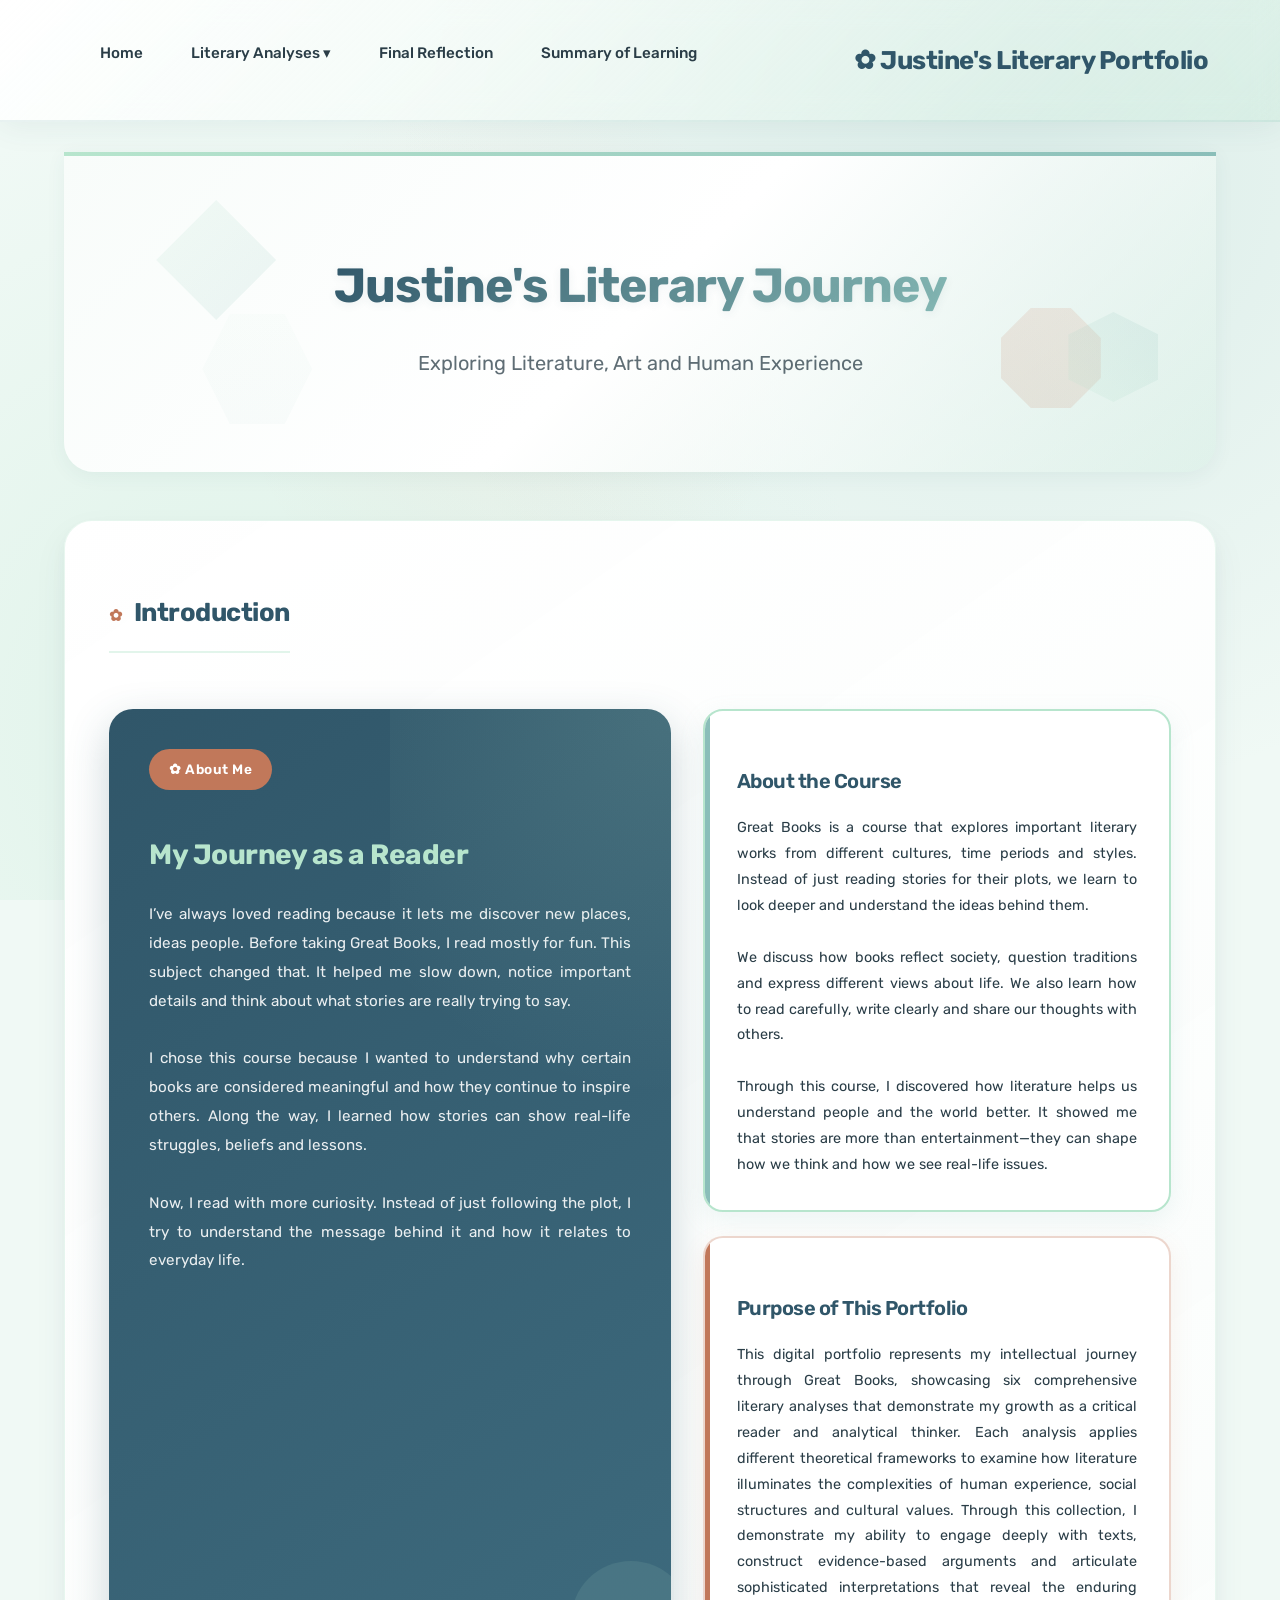
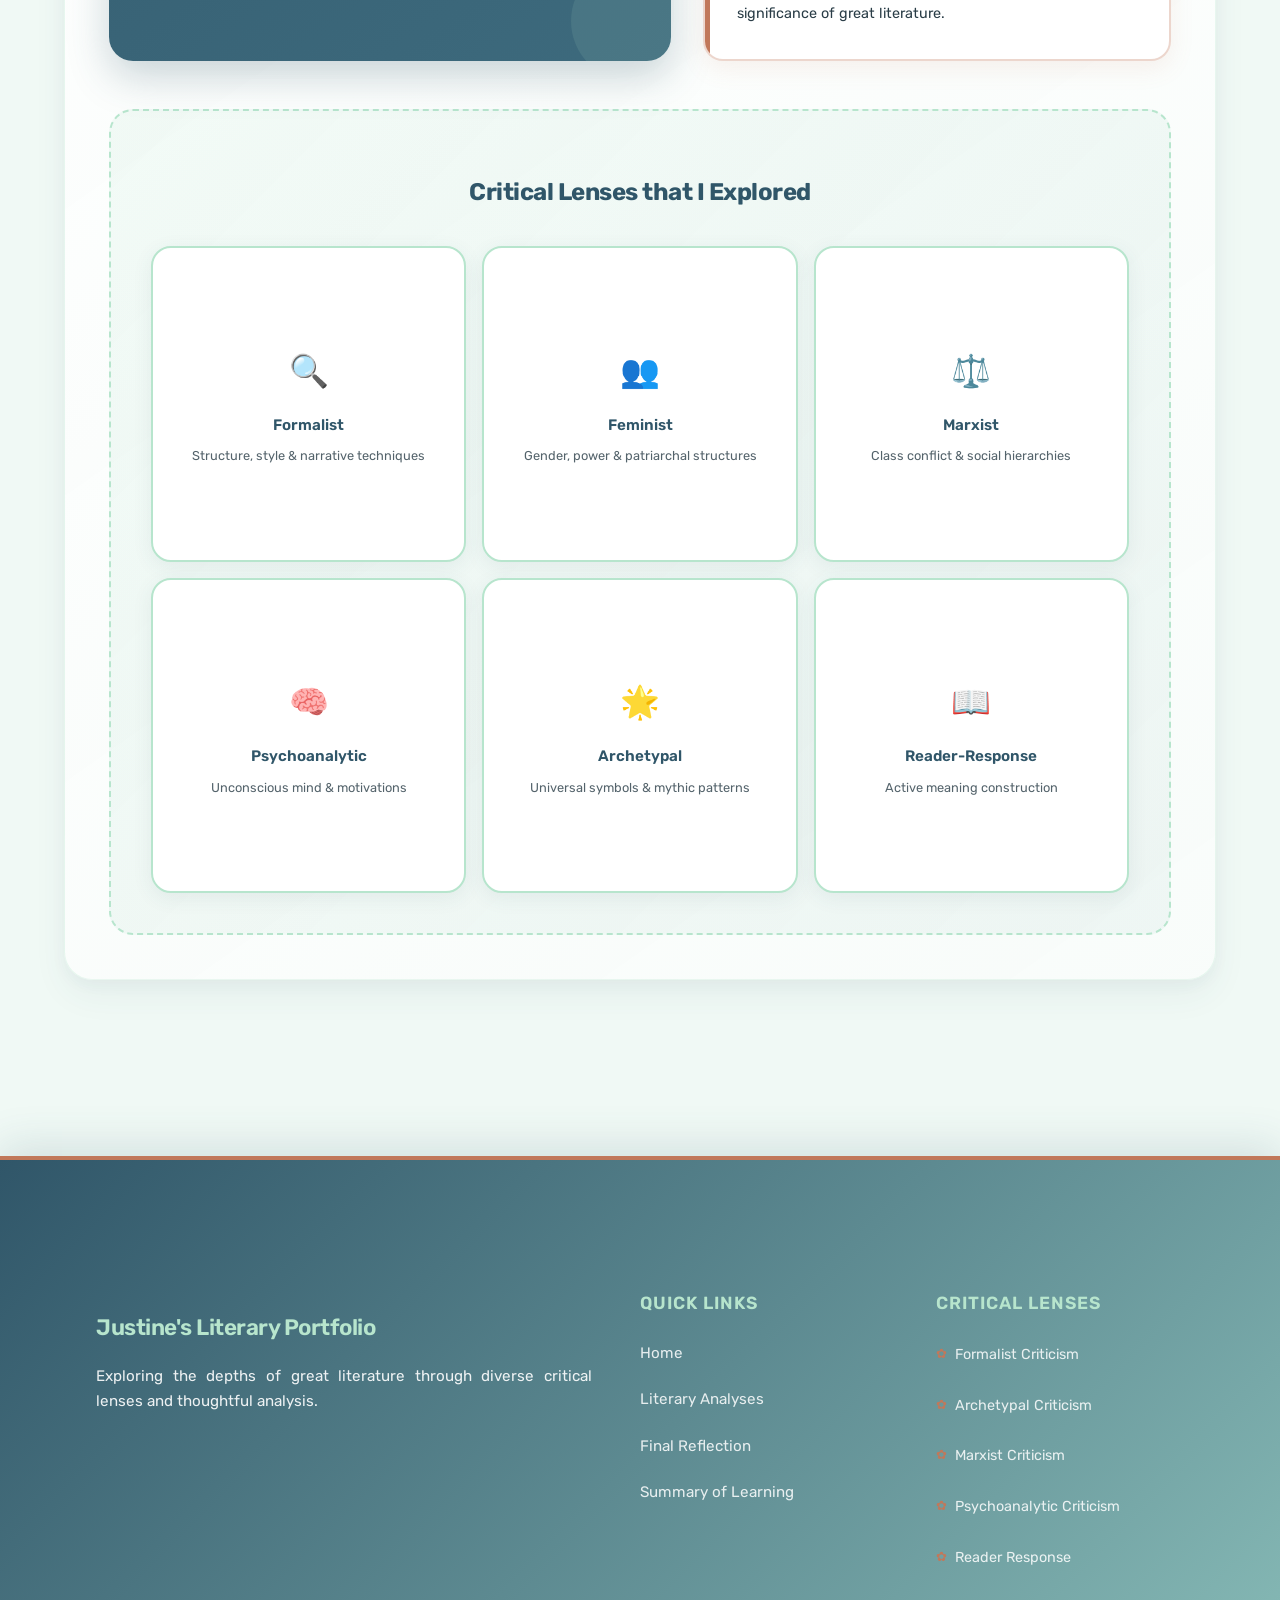
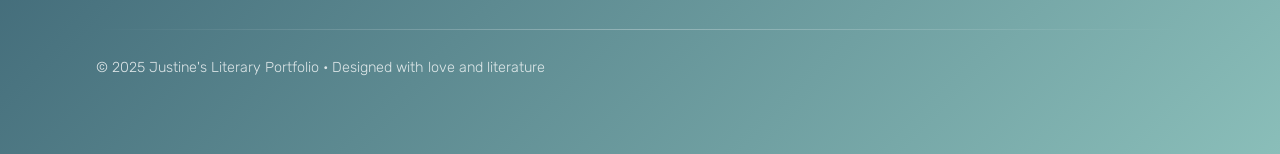
<file: index.html>
﻿<!DOCTYPE html>
<html lang="en">
  <head>
    <meta charset="UTF-8" />
    <meta name="viewport" content="width=device-width, initial-scale=1.0" />
    <title>Justine's Literary Portfolio</title>
    <link rel="preconnect" href="https://fonts.googleapis.com" />
    <link rel="preconnect" href="https://fonts.gstatic.com" crossorigin />
    <link
      href="https://fonts.googleapis.com/css2?family=Rubik:wght@300;400;500;600;700&display=swap"
      rel="stylesheet"
    />
    <link rel="stylesheet" href="global-v2.css" />
  </head>
  <body>
    <!-- Scroll Progress Indicator -->
    <div class="scroll-progress"></div>

    <!-- Back to Top Button -->
    <button id="backToTop" class="back-to-top" aria-label="Back to top">
      ↑
    </button>

    <!-- Navigation -->
    <nav class="navbar">
      <div class="nav-container">
        <ul class="nav-menu" id="navMenu">
          <li><a href="#home" class="nav-link active">Home</a></li>
          <li class="dropdown">
            <a href="#" class="nav-link">Literary Analyses ▾</a>
            <ul class="dropdown-menu">
              <li><a href="#analysis6">Psalm 23 and Job 38</a></li>
              <li>
                <a href="#analysis1">The Unlucky Weaver</a>
              </li>
              <li><a href="#analysis2">Cupid and Psyche</a></li>
              <li><a href="#analysis5">A Rose for Emily</a></li>
              <li><a href="#analysis3">Kulakog and Tilmag</a></li>
              <li><a href="#analysis4">Morella</a></li>
            </ul>
          </li>
          <li><a href="#reflection" class="nav-link">Final Reflection</a></li>
          <li><a href="#summary" class="nav-link">Summary of Learning</a></li>
        </ul>
        <div class="logo">✿ Justine's Literary Portfolio</div>
        <button class="nav-toggle" id="navToggle">☰</button>
      </div>
    </nav>

    <!-- Home Section -->
    <section id="home" class="section active">
      <div class="container">
        <div class="hero">
          <div class="hero-decoration">
            <div class="geometric-shape shape-1"></div>
            <div class="geometric-shape shape-2"></div>
            <div class="geometric-shape shape-3"></div>
            <div class="geometric-shape shape-4"></div>
          </div>
          <div class="hero-content">
            <h1 class="fade-in">Justine's Literary Journey</h1>
            <div class="hero-subtitle">
              Exploring Literature, Art and Human Experience
            </div>
          </div>
        </div>

        <div class="content-box fade-in">
          <h2>Introduction</h2>

          <!-- Justine's Unique Magazine-Style Layout -->
          <div class="justine-intro-layout">
            <!-- Featured Card - About Me -->
            <div class="featured-card">
              <div class="featured-badge">✿ About Me</div>
              <h3>My Journey as a Reader</h3>
              <p>
                I’ve always loved reading because it lets me discover new
                places, ideas people. Before taking Great Books, I read mostly
                for fun. This subject changed that. It helped me slow down,
                notice important details and think about what stories are really
                trying to say.
                <br /><br />
                I chose this course because I wanted to understand why certain
                books are considered meaningful and how they continue to inspire
                others. Along the way, I learned how stories can show real-life
                struggles, beliefs and lessons.
                <br /><br />
                Now, I read with more curiosity. Instead of just following the
                plot, I try to understand the message behind it and how it
                relates to everyday life.
              </p>
              <div class="card-decoration"></div>
            </div>

            <!-- Side Cards Container -->
            <div class="side-cards">
              <div class="elegant-card course-card">
                <h3>About the Course</h3>
                <p>
                  Great Books is a course that explores important literary works
                  from different cultures, time periods and styles. Instead of
                  just reading stories for their plots, we learn to look deeper
                  and understand the ideas behind them.
                  <br /><br />
                  We discuss how books reflect society, question traditions and
                  express different views about life. We also learn how to read
                  carefully, write clearly and share our thoughts with others.
                  <br /><br />
                  Through this course, I discovered how literature helps us
                  understand people and the world better. It showed me that
                  stories are more than entertainment—they can shape how we
                  think and how we see real-life issues.
                </p>
              </div>

              <div class="elegant-card purpose-card">
                <h3>Purpose of This Portfolio</h3>
                <p>
                  This digital portfolio represents my intellectual journey
                  through Great Books, showcasing six comprehensive literary
                  analyses that demonstrate my growth as a critical reader and
                  analytical thinker. Each analysis applies different
                  theoretical frameworks to examine how literature illuminates
                  the complexities of human experience, social structures and
                  cultural values. Through this collection, I demonstrate my
                  ability to engage deeply with texts, construct evidence-based
                  arguments and articulate sophisticated interpretations that
                  reveal the enduring significance of great literature.
                </p>
              </div>
            </div>
          </div>

          <!-- Critical Lenses - Hexagon/Honeycomb Style -->
          <div class="lenses-section">
            <h3 class="lenses-title">Critical Lenses that I Explored</h3>
            <div class="honeycomb-grid">
              <div class="honey-cell">
                <div class="cell-inner">
                  <span class="cell-icon">🔍</span>
                  <strong>Formalist</strong>
                  <p>Structure, style & narrative techniques</p>
                </div>
              </div>
              <div class="honey-cell">
                <div class="cell-inner">
                  <span class="cell-icon">👥</span>
                  <strong>Feminist</strong>
                  <p>Gender, power & patriarchal structures</p>
                </div>
              </div>
              <div class="honey-cell">
                <div class="cell-inner">
                  <span class="cell-icon">⚖️</span>
                  <strong>Marxist</strong>
                  <p>Class conflict & social hierarchies</p>
                </div>
              </div>
              <div class="honey-cell">
                <div class="cell-inner">
                  <span class="cell-icon">🧠</span>
                  <strong>Psychoanalytic</strong>
                  <p>Unconscious mind & motivations</p>
                </div>
              </div>
              <div class="honey-cell">
                <div class="cell-inner">
                  <span class="cell-icon">🌟</span>
                  <strong>Archetypal</strong>
                  <p>Universal symbols & mythic patterns</p>
                </div>
              </div>
              <div class="honey-cell">
                <div class="cell-inner">
                  <span class="cell-icon">📖</span>
                  <strong>Reader-Response</strong>
                  <p>Active meaning construction</p>
                </div>
              </div>
            </div>
          </div>
        </div>
      </div>
    </section>

    <!-- Literary Analysis 1 -->
    <section id="analysis1" class="section">
      <div class="container">
        <div class="analysis-header">
          <h1>Literary Analysis 2</h1>
          <div class="analysis-meta">
            <span class="lens-badge">Archetypal Criticism</span>
            <span class="story-title">The Unlucky Weaver by Panchatantra</span>
          </div>
        </div>

        <div class="unified-analysis-card">
          <div class="analysis-image-float">
            <img src="unluckyWeaverCache.jpg" alt="The Crow and the Snake" />
          </div>
          <div class="analysis-content">
            <h2>Summary</h2>
            <p>
              "The Unlucky Weaver" tells the story of Somilaka, a skilled but
              poor cloth-weaver who leaves his hometown in search of success.
              Despite earning wealth in another city, his money is mysteriously
              taken during his journey by Destiny. Repeatedly losing his
              earnings, Somilaka struggles with despair, nearly ending his life.
              Ultimately, Destiny grants him a boon but instructs him to observe
              two merchants to understand the value of wealth. Learning that
              happiness depends on enjoying what one has, Somilaka chooses only
              as much money as he can fully appreciate, returning home content
              with his life and earnings.
            </p>

            <h2>Analysis and Interpretation</h2>
            <p>Key Elements Shown in the Text</p>
            <ul>
              <li>
                <strong>Somilaka’s Industriousness</strong> – Highlights the
                value of hard work and dedication, even in the face of repeated
                loss.
              </li>
              <li>
                <strong>Destiny and Action</strong> – Represent forces beyond
                human control that regulate reward and consequences.
              </li>
              <li>
                <strong>Comparison of Two Merchants</strong> – Demonstrates that
                wealth alone does not guarantee happiness character and
                generosity determine a fulfilling life.
              </li>
              <li>
                <strong>Contentment</strong> – Somilaka’s final choice shows the
                importance of appreciating what one can enjoy rather than
                seeking excessive riches.
              </li>
            </ul>

            <p>
              A moral or symbolic reading emphasizes human effort balanced with
              acceptance of destiny. Somilaka’s journey illustrates
              perseverance, the consequences of desire and the ultimate
              realization that true happiness comes from contentment and
              understanding the proper use of wealth. The story uses repetition,
              dialogue with Destiny and contrasting characters to teach lessons
              about effort, fortune and the wisdom of moderation.
            </p>
          </div>
        </div>
      </div>
    </section>

    <section id="analysis2" class="section">
      <div class="container">
        <div class="analysis-header">
          <h1>Literary Analysis 3</h1>
          <div class="analysis-meta">
            <span class="lens-badge">Archetypal / Allegorical Lens</span>
            <span class="story-title">Cupid and Psyche by Apuleius</span>
          </div>
        </div>

        <div class="unified-analysis-card">
          <div class="analysis-image-float">
            <img src="CupidPsycheCache.jpg" alt="Cupid and Psyche" />
          </div>

          <div class="analysis-content">
            <h2>Summary</h2>
            <p>
              Psyche is a princess whose beauty becomes so famous that people
              start admiring her more than the goddess of beauty, Venus. Feeling
              jealous, Venus orders her son Cupid to make Psyche fall in love
              with a horrible creature. Instead, Cupid accidentally falls in
              love with her himself. Psyche is taken to a magical palace, where
              she lives with a husband she is forbidden to see. Although she is
              treated with love, she begins to doubt and grows curious. Her
              sisters convince her to break the rule, so she secretly looks at
              him. When she discovers he is Cupid, she accidentally injures him,
              causing him to leave.
              <br /><br />
              Determined to win him back, Psyche travels far and faces harsh
              trials given by Venus. With help from the gods and even nature,
              she completes each task. In the end, Cupid rescues her, makes her
              immortal and they marry. Psyche becomes a goddess, welcomed among
              the divine.
            </p>

            <h2>Analysis and Interpretation</h2>
            <p><strong>Archetypes and Symbols in the Story</strong></p>
            <ul>
              <li>
                <strong>Psyche as the Soul</strong> – The name “Psyche” means
                “soul.” Her journey from a suffering mortal to a divine being
                shows how the soul grows through challenges, mistakes and
                perseverance. Like Psyche, people learn and mature through both
                pain and hope.
              </li>
              <li>
                <strong>Cupid as Love and Guide</strong> – Cupid represents love
                that leads the soul toward growth. Psyche cannot see him at
                first, showing how love, trust and faith are often invisible but
                deeply felt. Love becomes a guide, not just a feeling.
              </li>
              <li>
                <strong>Trials as Inner Challenges</strong> – The tasks from
                Venus represent emotional and personal struggles. Psyche’s
                patience and humility show what we need to overcome our own
                fears, doubts and weaknesses.
              </li>
              <li>
                <strong>Transformation into Immortality</strong> – Psyche
                becoming a goddess symbolizes a reward after growth. It suggests
                that enduring hardships with love and perseverance can lead to a
                better, stronger version of ourselves.
              </li>
            </ul>

            <p>
              In the end, <em>Cupid and Psyche</em> is more than a romantic
              tale. It shows the soul’s journey toward maturity through trust,
              sacrifice and love. The story teaches that growth is not always
              easy it requires patience, faith and resilience. Love, when
              genuine and trusting, becomes a force that transforms a person
              from the inside out.
            </p>
          </div>
        </div>
      </div>
    </section>

    <section id="analysis3" class="section">
      <div class="container">
        <div class="analysis-header">
          <h1>Literary Analysis 5</h1>
          <div class="analysis-meta">
            <span class="lens-badge">Marxist Criticism</span>
            <span class="story-title"
              >Kulakog and Tilmag: A Philippine Folktale</span
            >
          </div>
        </div>

        <div class="unified-analysis-card">
          <div class="analysis-image-float">
            <img src="kulakogCache.jpg" alt="Kulakog and Tilmag" />
          </div>

          <div class="analysis-content">
            <h2>Summary</h2>
            <p>
              The folktale tells the story of two animals, Kulakog and Tilmag,
              who live in the same place but behave very differently. Tilmag
              knows how to provide for herself and actively gathers food, while
              Kulakog refuses to work and relies on others to survive. Even when
              Tilmag prepares for the future, Kulakog continues to depend on
              her. In the end, Tilmag’s effort helps her survive, while Kulakog
              suffers the consequences of depending on someone else’s labor.
            </p>

            <h2>Analysis and Interpretation</h2>
            <p><strong>Social and Economic Themes</strong></p>
            <ul>
              <li>
                <strong>Tilmag as the Laborer</strong> – She represents the
                working class, the people who produce and sustain society
                through effort and skill.
              </li>
              <li>
                <strong>Kulakog as the Dependent Class</strong> – Kulakog
                symbolizes individuals who benefit from others’ labor without
                contributing. In a Marxist view, this mirrors groups who profit
                from resources and labor they do not produce.
              </li>
              <li>
                <strong>The Value of Labor</strong> – The story highlights how
                survival and progress depend on the worker. Without Tilmag’s
                effort, there would be nothing for Kulakog to take advantage of.
              </li>
              <li>
                <strong>Consequences of Exploitation</strong> – Kulakog’s
                suffering at the end reflects how exploitation eventually
                fails—those who rely on others’ work without giving anything
                back will face instability and loss.
              </li>
            </ul>

            <p>
              In a Marxist lens, <em>Kulakog and Tilmag</em> is more than a
              warning about laziness. It shows how unfair relationships arise
              when some benefit without working. The tale emphasizes that labor
              is valuable and essential and that a just society should respect
              the people who contribute to its survival. It reminds us that
              inequality grows when work is ignored and that communities become
              stronger when effort is shared rather than exploited.
            </p>
          </div>
        </div>
      </div>
    </section>

    <section id="analysis4" class="section">
      <div class="container">
        <div class="analysis-header">
          <h1>Literary Analysis 6</h1>
          <div class="analysis-meta">
            <span class="lens-badge">Reader Response Criticism</span>
            <span class="story-title">Morella by Edgar Allan Poe</span>
          </div>
        </div>

        <div class="unified-analysis-card">
          <div class="analysis-image-float">
            <img src="morellaCache.jpg" alt="Morella" />
          </div>

          <div class="analysis-content">
            <h2>Summary</h2>
            <p>
              The story follows a man who marries Morella, a woman deeply
              interested in questions about the soul and what happens after
              death. She spends her life studying mysterious ideas, which slowly
              begins to unsettle her husband. Before she dies, Morella speaks
              about the soul returning after death. Later, the man’s daughter
              grows up to look and act exactly like her, raising fear in his
              mind. When the child dies, he realizes that she might have been
              Morella reborn. The story leaves readers wondering whether this
              rebirth is supernatural or a result of the narrator’s guilt and
              obsession.
            </p>

            <h2>Analysis and Interpretation</h2>
            <p><strong>How Readers Shape the Meaning</strong></p>
            <ul>
              <li>
                <strong>The Fear of Morella</strong> – Readers may feel uneasy
                about her intense interest in mysterious knowledge. Some may
                admire her intelligence others may see her as frightening or
                powerful.
              </li>
              <li>
                <strong>The Daughter’s Identity</strong> – Whether she is a
                reincarnation or just a reminder depends on the reader’s belief.
                The text never fully confirms either possibility.
              </li>
              <li>
                <strong>The Narrator’s Perspective</strong> – Readers may
                question if the narrator is reliable. Is he telling the truth,
                or is his fear shaping the story and how we interpret it?
              </li>
              <li>
                <strong>Death and Return</strong> – For some, the story may feel
                like a horror tale about a soul returning. Others may see it as
                the narrator’s guilt haunting him through the child.
              </li>
            </ul>

            <p>
              Through a Reader Response lens, <em>Morella</em> becomes a story
              shaped by our personal beliefs and emotions. The horror works not
              because the narrator explains everything, but because he leaves us
              uncertain. Readers bring their own fears, curiosity and
              imagination, making the mystery of identity and rebirth feel real
              or psychological depending on how they interpret it.
            </p>
          </div>
        </div>
      </div>
    </section>

    <!-- Literary Analysis 4 -->
    <section id="analysis5" class="section">
      <div class="container">
        <div class="analysis-header">
          <h1>Literary Analysis 4</h1>
          <div class="analysis-meta">
            <span class="lens-badge">Psychoanalytic Criticism</span>
            <span class="story-title"
              >A Rose for Emily by William Faulkner</span
            >
          </div>
        </div>

        <div class="unified-analysis-card">
          <div class="analysis-image-float">
            <img src="emilyCache.jpg" alt="A Rose for Emily" />
          </div>

          <div class="analysis-content">
            <h2>Summary</h2>
            <p>
              “A Rose for Emily” tells the story of Emily Grierson, a woman who
              grows up under the strict control of her father. After his death,
              Emily isolates herself from the world and refuses to accept
              change. Later, she spends time with Homer Barron, but their
              relationship remains uncertain and troubling. When Emily dies, the
              townspeople discover Homer’s dead body hidden in one of her
              rooms—and a strand of Emily’s hair beside it. This shocking
              revelation shows how her fear of losing people led her to hold on
              to love in a disturbing, desperate way. The story reveals how
              loneliness, trauma and control can slowly break a person’s mind.
            </p>

            <h2>Analysis and Interpretation</h2>
            <p><strong>Psychological Symbols and Meanings</strong></p>
            <ul>
              <li>
                <strong>Emily as the Repressed Self</strong> – She represents a
                person trapped by strict control and emotional suppression. Her
                actions show how unresolved grief and fear can shape behavior in
                unhealthy ways.
              </li>
              <li>
                <strong>The House</strong> – Much like Emily’s mind, the house
                is old, sealed off and full of secrets. Its decay mirrors her
                emotional breakdown.
              </li>
              <li>
                <strong>Homer Barron’s Corpse</strong> – The body symbolizes
                Emily’s extreme refusal to let go of someone she loves. Keeping
                him suggests that love, when mixed with fear and control, can
                turn into obsession.
              </li>
              <li>
                <strong>The Rose (in the title)</strong> – The “rose” can be
                seen as a symbol of sympathy or pity. It quietly acknowledges
                her sad, hidden suffering and the loneliness the town never
                truly understood.
              </li>
            </ul>

            <p>
              From a Psychoanalytic lens, Emily’s story becomes a tragedy of a
              mind shaped by strict upbringing, emotional repression and fear of
              abandonment. Her desperate attempt to control the people she loves
              reflects a deep need for security—one that ultimately leads to
              isolation, denial and a disturbing attachment to the past. Her
              actions, while shocking, come from a lifetime of emotional wounds
              that were never healed.
            </p>
          </div>
        </div>
      </div>
    </section>
    <!-- Literary Analysis 6 -->
    <section id="analysis6" class="section">
      <div class="container">
        <div class="analysis-header">
          <h1>Literary Analysis 1</h1>
          <div class="analysis-meta">
            <span class="lens-badge">Formalist Criticism</span>
            <span class="story-title">Psalm 23 and Job 38, The Bible</span>
          </div>
        </div>

        <div class="unified-analysis-card">
          <div class="analysis-image-float">
            <img src="jobPsalmCache.jpg" alt="Psalm 23 and Job 38" />
          </div>
          <div class="analysis-content">
            <h2>Summary</h2>
            <p>
              Psalm 23 shows trust in God as a caring shepherd who leads,
              protects and provides for His people. Even when walking “through
              the valley of the shadow of death,” the believer does not fear,
              because God gives guidance, safety and comfort.
            </p>
            <p>
              Job 38 is part of God’s response to Job after his suffering.
              Instead of directly explaining Job’s pain, God asks questions
              about creation to show that His wisdom and power are far greater
              than human understanding.
            </p>

            <h2>Analysis and Interpretation</h2>
            <p>Key Elements Shown in the Text</p>
            <ul>
              <li>
                <strong>Shepherd (Psalm 23)</strong> – Shows care, guidance and
                protection.
              </li>
              <li>
                <strong>Valley of Shadows (Psalm 23)</strong> – Shows danger,
                struggles, or death that one may face in life.
              </li>
              <li>
                <strong>God’s Questions (Job 38)</strong> – Show human limits
                and God’s wisdom.
              </li>
              <li>
                <strong>Nature Imagery (Job 38)</strong> – Describes seas,
                mountains and weather to show God’s power and creativity.
              </li>
            </ul>
            <p>
              A formalist reading looks at how words, images and structure
              create meaning. The strong imagery of a shepherd in Psalm 23
              builds comfort and trust, while the powerful questions in Job 38
              create a tone of awe and humility. These literary choices make the
              messages of guidance and dependence on God clear and emotional.
            </p>
          </div>
        </div>
      </div>
    </section>

    <!-- Summary of Learning Section -->
    <section id="summary" class="section">
      <div class="container">
        <h1>Summary of Learning</h1>

        <div class="learning-intro">
          <p>
            By reading and analyzing six different stories, I have learned a lot
            about people, society and the way stories can teach lessons. Here
            are the main themes and insights I gained from this experience.
          </p>
        </div>

        <!-- Card Grid Layout -->
        <div class="reflection-grid">
          <div class="reflection-card">
            <div class="card-icon">💭</div>
            <div class="card-number">01</div>
            <h2>Insights on Human Experience</h2>
            <p>
              Across the six texts I studied, a common theme is that life is
              full of challenges and choices. The stories, whether about love,
              loss, identity, or inner struggles, show how people try to
              understand themselves while facing uncertainty. Characters
              encounter tests that push them to grow, rethink beliefs and
              confront difficult truths. Themes like resilience, morality and
              emotional struggle appear repeatedly. These works show that human
              experience is shaped by both inner feelings and the world around
              us.
            </p>
          </div>

          <div class="reflection-card">
            <div class="card-icon">🌍</div>
            <div class="card-number">02</div>
            <h2>Society and Culture</h2>
            <p>
              These texts show how society and culture shape the way people
              think and act. Through different times and places, they reveal how
              rules, traditions, social classes and institutions influence what
              people can or cannot do. Many stories highlight unfair treatment
              based on gender, class, or status, where some benefit from
              privilege while others struggle. By showing characters who follow,
              resist, or suffer under these rules, the texts illustrate that
              culture can guide us but also limit us. Literature not only
              reflects society but encourages readers to think critically about
              the world around them.
            </p>
          </div>

          <div class="reflection-card">
            <div class="card-icon">🔍</div>
            <div class="card-number">03</div>
            <h2>Theme: The Struggle for Identity</h2>
            <p>
              A common theme is the search for personal identity. Characters
              often question their place in society, face inner conflicts, or
              reconsider their beliefs. They may resist expectations, challenge
              traditional roles, or try to discover their purpose. These stories
              show that identity is not fixed it grows from experiences,
              relationships and the pressures of the world around us.
            </p>
          </div>

          <div class="reflection-card">
            <div class="card-icon">⚖️</div>
            <div class="card-number">04</div>
            <h2>Theme: Power and Social Inequality</h2>
            <p>
              Another key theme is how power and social inequality shape
              people's lives. Many stories show how class, gender and authority
              influence choices and limit freedom. Characters often face tension
              between those in power and those who are marginalized. These texts
              reveal societal systems that favor a few while disadvantaging
              others and show how people respond—whether by complying,
              resisting, or being affected by these structures.
            </p>
          </div>

          <div class="reflection-card">
            <div class="card-icon">⚡</div>
            <div class="card-number">05</div>
            <h2>Theme: Change Through Conflict</h2>
            <p>
              Conflict whether internal, interpersonal, or societal is another
              major theme. Characters encounter challenges that push them to
              adapt, grow and see life differently. These struggles help them
              understand justice, responsibility, truth and human nature. In
              these stories, change is gradual, emerging through effort,
              reflection and resilience rather than sudden events.
            </p>
          </div>

          <div class="reflection-card highlight-card">
            <div class="card-icon">✨</div>
            <div class="card-number">06</div>
            <h2>Key Realizations</h2>
            <p>
              Studying these texts together revealed recurring patterns of human
              behavior across different cultures and time periods. Despite their
              diverse backgrounds, the stories all explore universal questions
              about identity, power and morality. I was struck by how much
              society shapes personal choices and how characters often face
              hidden struggles shaped by rules and expectations beyond their
              control. This perspective helped me see that literature is not
              just about individual stories it reflects broader social forces. I
              also realized that conflict often drives growth, showing that
              meaningful change arises through challenges rather than comfort.
              Overall, these works deepened my understanding of human complexity
              and the factors that shape who we become.
            </p>
          </div>
        </div>
      </div>
    </section>

    <!-- Final Reflection Section -->
    <section id="reflection" class="section">
      <div class="container">
        <h1>Final Reflection</h1>

        <div class="learning-intro">
          <p>
            Looking back on my time in the Great Books course, I have grown a
            lot as a reader, thinker and storyteller. This reflection shows how
            my understanding of stories has changed and how this course has
            influenced the way I see and think about the world.
          </p>
        </div>

        <!-- Card Grid Layout -->
        <div class="reflection-grid">
          <div class="reflection-card">
            <div class="card-icon">📚</div>
            <div class="card-number">01</div>
            <h2>Evolution of My Literary Understanding</h2>
            <p>
              This Great Books course transformed the way I approach literary
              analysis. At first, I focused mostly on plot and surface-level
              events, but engaging with various critical lenses helped me
              analyze literature more deeply. I learned to examine
              characterization, symbols, themes and underlying ideologies.
              Literature revealed multiple layers of meaning and I became an
              active reader who questions texts, considers authorial choices,
              and connects works to broader social, philosophical and
              psychological contexts. This course strengthened my ability to
              interpret evidence, understand human experience and see how
              stories reflect complex social dynamics.
            </p>
          </div>

          <div class="reflection-card">
            <div class="card-icon">🧩</div>
            <div class="card-number">02</div>
            <h2>Most Challenging Lens</h2>
            <p>
              The Psychoanalytic lens challenged me the most. It required
              exploring characters' hidden emotions, fears and desires, which
              are sometimes unknown even to themselves. Initially, linking these
              insights to story events was confusing. By revisiting works like
              <em>A Rose for Emily</em> and identifying clear examples of
              obsession or fear, I learned to apply this lens effectively. It
              helped me recognize the inner struggles of characters and
              understand their behavior on a deeper level.
            </p>
          </div>

          <div class="reflection-card">
            <div class="card-icon">💡</div>
            <div class="card-number">03</div>
            <h2>Most Insightful Lens</h2>
            <p>
              The Reader Response lens was the most enlightening. It emphasized
              that reading is shaped by personal reactions. While reading
              <em>Morella</em>, my feelings of fear and curiosity influenced my
              interpretation. This lens taught me to notice my responses and
              appreciate that different readers may interpret the same text in
              unique ways. I plan to continue using this approach in the future.
            </p>
          </div>

          <div class="reflection-card">
            <div class="card-icon">🌟</div>
            <div class="card-number">04</div>
            <h2>Impact on Thinking, Values and Worldview</h2>
            <p>
              Reading these texts broadened my perspective on life, society and
              human nature. Stories like <em>Cupid and Psyche</em> and
              <em>The Crow and the Snake</em> encouraged reflection on love,
              morality and intelligence. Texts such as <em>Psalm 23</em> and
              <em>Job 38</em> highlighted fairness, resilience and spiritual
              growth. These readings made me more empathetic, thoughtful and
              aware of human struggles, showing literature as a tool to
              understand people, society and myself.
            </p>
          </div>

          <div class="reflection-card highlight-card">
            <div class="card-icon">🎓</div>
            <div class="card-number">05</div>
            <h2>Final Thoughts</h2>
            <p>
              This course was an invaluable learning experience. It encouraged
              critical thinking and deep reflection on stories. Exploring
              different lenses and diverse texts showed me that literature is
              more than entertainment—it teaches lessons about human nature,
              society and life. I will carry these insights forward, applying
              them to how I read, think and understand the world beyond the
              classroom.
            </p>
          </div>
        </div>
      </div>
    </section>

    <!-- Footer -->
    <footer>
      <div class="container">
        <div class="footer-content">
          <div class="footer-section footer-about">
            <h3>Justine's Literary Portfolio</h3>
            <p>
              Exploring the depths of great literature through diverse critical
              lenses and thoughtful analysis.
            </p>
          </div>

          <div class="footer-section footer-links">
            <h4>Quick Links</h4>
            <nav class="footer-nav">
              <a href="#home">Home</a>
              <a href="#analysis1">Literary Analyses</a>
              <a href="#reflection">Final Reflection</a>
              <a href="#summary">Summary of Learning</a>
            </nav>
          </div>

          <div class="footer-section footer-contact">
            <h4>Critical Lenses</h4>
            <ul class="footer-list">
              <li>Formalist Criticism</li>
              <li>Archetypal Criticism</li>
              <li>Marxist Criticism</li>
              <li>Psychoanalytic Criticism</li>
              <li>Reader Response</li>
            </ul>
          </div>
        </div>

        <div class="footer-divider"></div>

        <div class="footer-bottom">
          <p>
            © 2025 Justine's Literary Portfolio • Designed with love and
            literature
          </p>
        </div>
      </div>
    </footer>

    <script src="script.js"></script>
  </body>
</html>
</file>
<file: global-v2.css>
/* ============================================
   GREAT BOOKS PORTFOLIO - VERSION 2
   Designed with love by Justine ♡
   Color Palette: #B7E5CD #8ABEB9 #305669 #C1785A
   ============================================ */

/* Import all modular CSS files */
@import url('variables.css');
@import url('base.css');
@import url('typography.css');
@import url('navigation.css');
@import url('hero.css');
@import url('components.css');
@import url('footer.css');
@import url('animations.css');
@import url('responsive.css');
</file>
